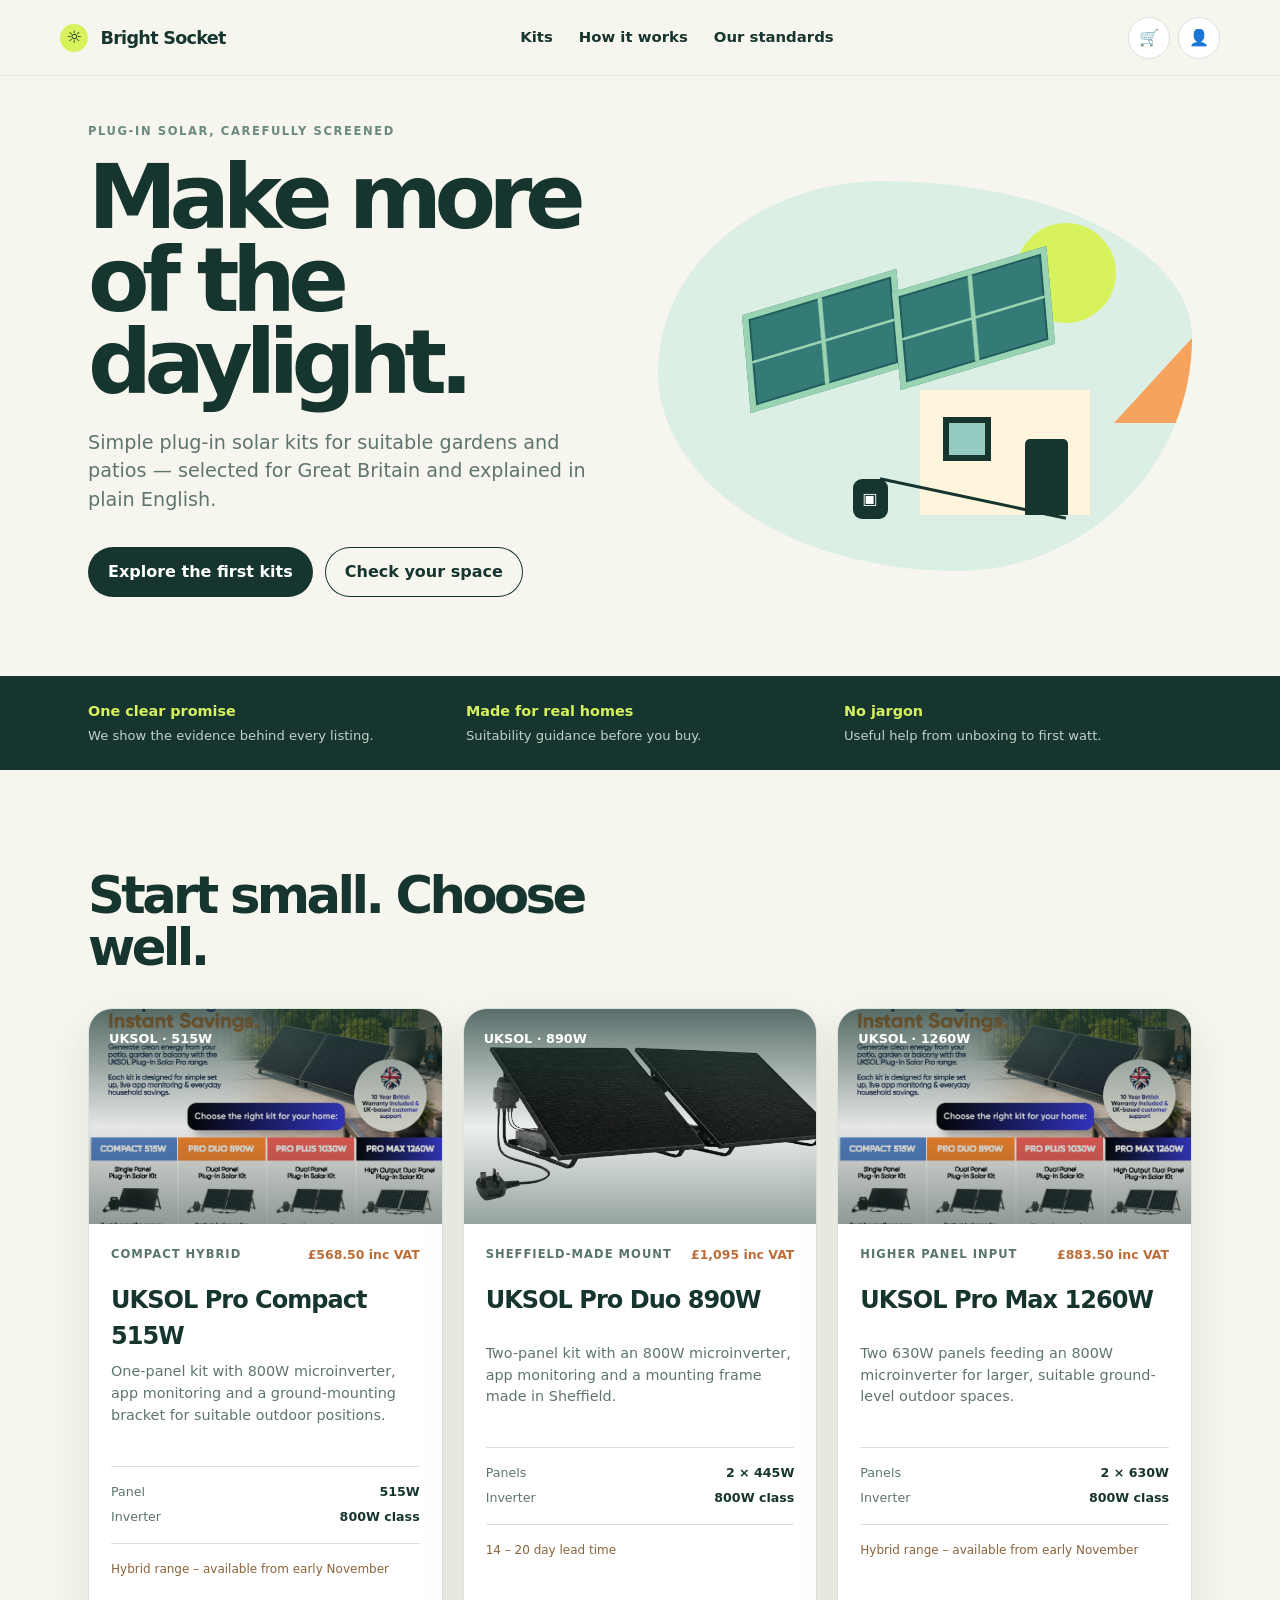
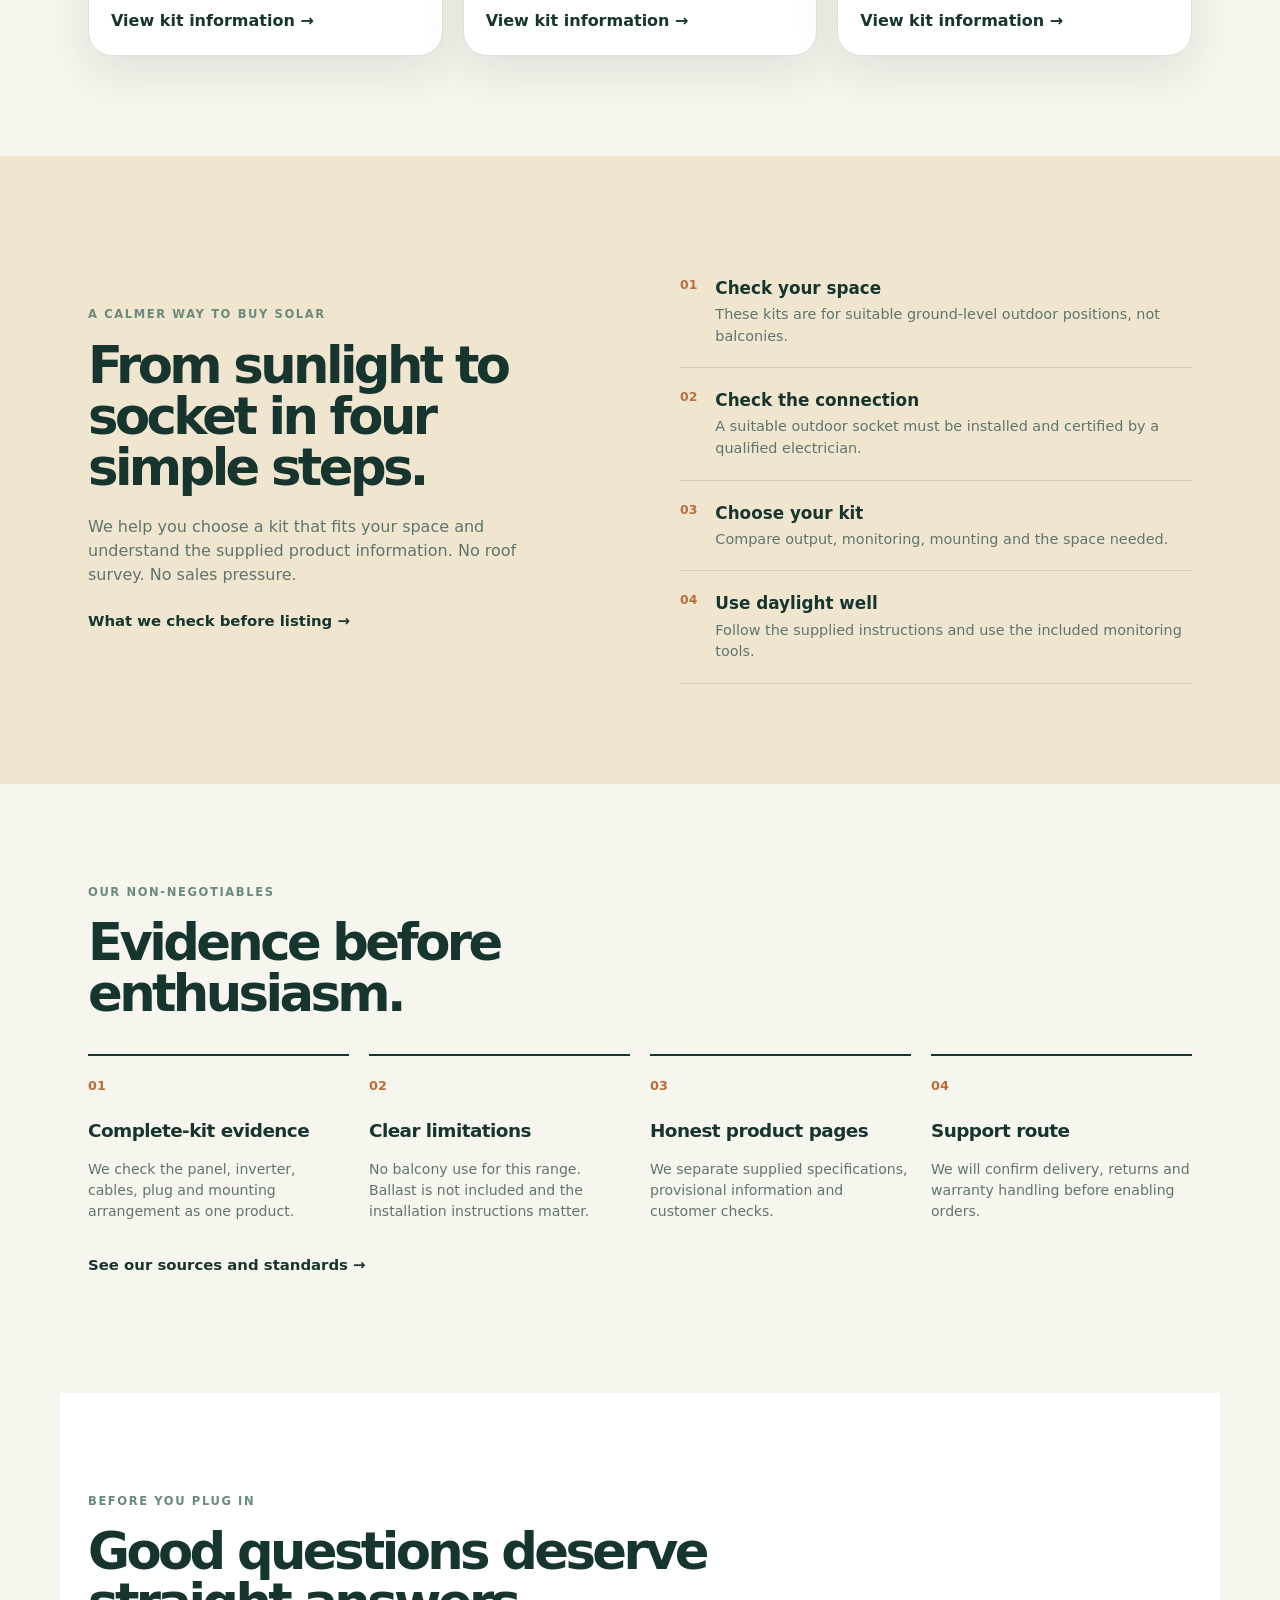
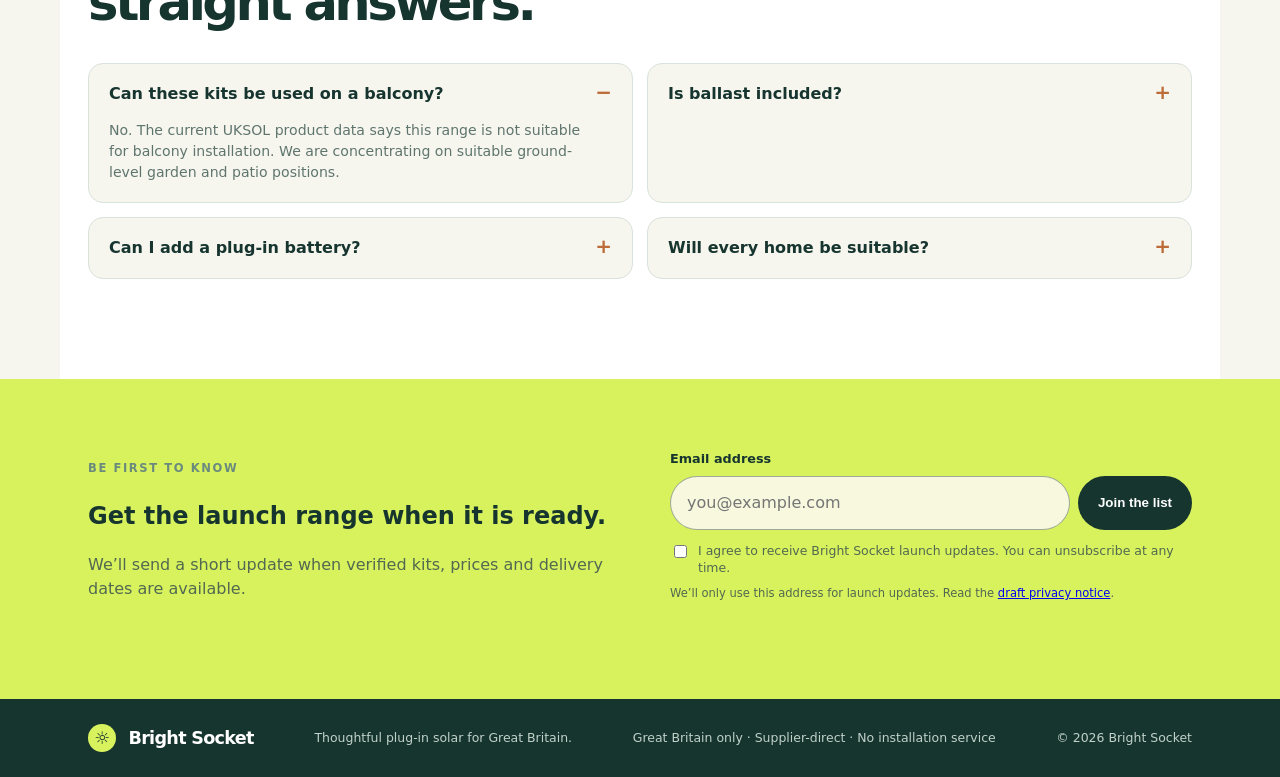
<file: index.html>
<!doctype html>
<html lang="en-GB">
  <head>
    <meta charset="utf-8" />
    <meta name="viewport" content="width=device-width, initial-scale=1" />
    <meta name="description" content="A carefully screened range of plug-in solar kits for Great Britain." />
    <title>Bright Socket — Plug-in solar for Great Britain</title>
    <link rel="stylesheet" href="styles.css" />
    <link rel="stylesheet" href="faq.css" />
    <link rel="stylesheet" href="form.css" />
  </head>
  <body>
    <header class="site-header">
      <a class="brand" href="#top" aria-label="Bright Socket home"><span class="brand-mark">☼</span> Bright Socket</a>
      <nav aria-label="Main navigation">
        <a href="#kits">Kits</a>
        <a href="#how-it-works">How it works</a>
        <a href="#standards">Our standards</a>
      </nav>
      <div class="header-actions" aria-label="Account and basket">
        <a class="icon-button" href="#notify" aria-label="Basket" title="Basket">&#128722;</a>
        <a class="icon-button" href="#notify" aria-label="Account" title="Account">&#128100;</a>
      </div>
    </header>

    <main id="top">
      <section class="hero section-shell">
        <div class="hero-copy">
          <p class="eyebrow">Plug-in solar, carefully screened</p>
          <h1>Make more of the daylight.</h1>
          <p class="hero-lede">Simple plug-in solar kits for suitable gardens and patios — selected for Great Britain and explained in plain English.</p>
          <div class="hero-actions">
            <a class="button" href="#kits">Explore the first kits</a>
            <a class="button button-secondary" href="suitability.html">Check your space</a>
          </div>
        </div>
        <div class="hero-art" aria-label="Illustration of a solar panel powering a home">
          <div class="sun"></div><div class="panel panel-one"></div><div class="panel panel-two"></div>
          <div class="home"><div class="roof"></div><div class="wall"><span class="window"></span><span class="door"></span></div></div>
          <div class="plug-line"></div><div class="plug">▣</div>
        </div>
      </section>

      <section class="trust-strip">
        <div class="section-shell trust-grid">
          <div><strong>One clear promise</strong><span>We show the evidence behind every listing.</span></div>
          <div><strong>Made for real homes</strong><span>Suitability guidance before you buy.</span></div>
          <div><strong>No jargon</strong><span>Useful help from unboxing to first watt.</span></div>
        </div>
      </section>

      <section id="kits" class="section-shell section">
        <div class="section-heading"><div><h2>Start small. Choose well.</h2></div></div>
        <div class="product-grid">
          <article class="product-card featured">
            <div class="product-image image-compact"><span>UKSOL · 515W</span><i>☼</i></div>
            <div class="product-body"><div class="card-top"><span class="tag">Compact hybrid</span><span class="price">£568.50 inc VAT</span></div><h3>UKSOL Pro Compact 515W</h3><p>One-panel kit with 800W microinverter, app monitoring and a ground-mounting bracket for suitable outdoor positions.</p><dl><div><dt>Panel</dt><dd>515W</dd></div><div><dt>Inverter</dt><dd>800W class</dd></div></dl><span class="review-status">Hybrid range – available from early November</span><a class="card-link" href="product.html">View kit information →</a></div>
          </article>
          <article class="product-card">
            <div class="product-image image-duo"><span>UKSOL · 890W</span><i>☼</i></div>
            <div class="product-body"><div class="card-top"><span class="tag">Sheffield-made mount</span><span class="price">£1,095 inc VAT</span></div><h3>UKSOL Pro Duo 890W</h3><p>Two-panel kit with an 800W microinverter, app monitoring and a mounting frame made in Sheffield.</p><dl><div><dt>Panels</dt><dd>2 × 445W</dd></div><div><dt>Inverter</dt><dd>800W class</dd></div></dl><span class="review-status">14 – 20 day lead time</span><a class="card-link" href="product.html">View kit information →</a></div>
          </article>
          <article class="product-card">
            <div class="product-image image-mount"><span>UKSOL · 1260W</span><i>↗</i></div>
            <div class="product-body"><div class="card-top"><span class="tag">Higher panel input</span><span class="price">£883.50 inc VAT</span></div><h3>UKSOL Pro Max 1260W</h3><p>Two 630W panels feeding an 800W microinverter for larger, suitable ground-level outdoor spaces.</p><dl><div><dt>Panels</dt><dd>2 × 630W</dd></div><div><dt>Inverter</dt><dd>800W class</dd></div></dl><span class="review-status">Hybrid range – available from early November</span><a class="card-link" href="product.html">View kit information →</a></div>
          </article>
        </div>
      </section>

      <section id="how-it-works" class="warm-section section">
        <div class="section-shell split-section"><div><p class="eyebrow">A calmer way to buy solar</p><h2>From sunlight to socket in four simple steps.</h2><p>We help you choose a kit that fits your space and understand the supplied product information. No roof survey. No sales pressure.</p><a class="text-link" href="#standards">What we check before listing →</a></div><ol class="steps"><li><b>01</b><span><strong>Check your space</strong>These kits are for suitable ground-level outdoor positions, not balconies.</span></li><li><b>02</b><span><strong>Check the connection</strong>A suitable outdoor socket must be installed and certified by a qualified electrician.</span></li><li><b>03</b><span><strong>Choose your kit</strong>Compare output, monitoring, mounting and the space needed.</span></li><li><b>04</b><span><strong>Use daylight well</strong>Follow the supplied instructions and use the included monitoring tools.</span></li></ol></div>
      </section>

      <section id="standards" class="section-shell section standards"><div class="section-heading"><div><p class="eyebrow">Our non-negotiables</p><h2>Evidence before enthusiasm.</h2></div></div><div class="standards-grid"><div class="standard"><span>01</span><h3>Complete-kit evidence</h3><p>We check the panel, inverter, cables, plug and mounting arrangement as one product.</p></div><div class="standard"><span>02</span><h3>Clear limitations</h3><p>No balcony use for this range. Ballast is not included and the installation instructions matter.</p></div><div class="standard"><span>03</span><h3>Honest product pages</h3><p>We separate supplied specifications, provisional information and customer checks.</p></div><div class="standard"><span>04</span><h3>Support route</h3><p>We will confirm delivery, returns and warranty handling before enabling orders.</p></div></div><p class="source-note"><a class="text-link" href="sources.html">See our sources and standards →</a></p></section>

      <section class="section-shell section faq"><div class="section-heading"><div><p class="eyebrow">Before you plug in</p><h2>Good questions deserve straight answers.</h2></div></div><div class="faq-grid"><details open><summary>Can these kits be used on a balcony?</summary><p>No. The current UKSOL product data says this range is not suitable for balcony installation. We are concentrating on suitable ground-level garden and patio positions.</p></details><details><summary>Is ballast included?</summary><p>No. UKSOL’s supplied price list says ballast is not included. The product page will make all required extras clear before orders open.</p></details><details><summary>Can I add a plug-in battery?</summary><p>Not to this launch range. We will only introduce battery products once their compatibility, product route and warranty position are confirmed.</p></details><details><summary>Will every home be suitable?</summary><p>No. A qualified electrician must install and certify a suitable outdoor socket. Customers must also follow the supplied instructions and check their available space.</p></details></div></section>

      <section id="notify" class="signup-section"><div class="section-shell signup-inner"><div><p class="eyebrow">Be first to know</p><h2>Get the launch range when it is ready.</h2><p>We’ll send a short update when verified kits, prices and delivery dates are available.</p></div><form id="signup-form"><label for="email">Email address</label><div class="form-row"><input id="email" name="email" type="email" autocomplete="email" placeholder="you@example.com" required /><button class="button" type="submit">Join the list</button></div><label class="consent"><input id="consent" name="consent" type="checkbox" required /> <span>I agree to receive Bright Socket launch updates. You can unsubscribe at any time.</span></label><p class="privacy-note">We’ll only use this address for launch updates. Read the <a href="privacy.html">draft privacy notice</a>.</p><p class="form-message" role="status"></p></form></div></section>
    </main>
    <footer class="site-footer"><div class="section-shell footer-inner"><span class="brand"><span class="brand-mark">☼</span> Bright Socket</span><span>Thoughtful plug-in solar for Great Britain.</span><span>Great Britain only · Supplier-direct · No installation service</span><span>© 2026 Bright Socket</span></div></footer>
    <script src="script.js"></script>
  </body>
</html>
</file>
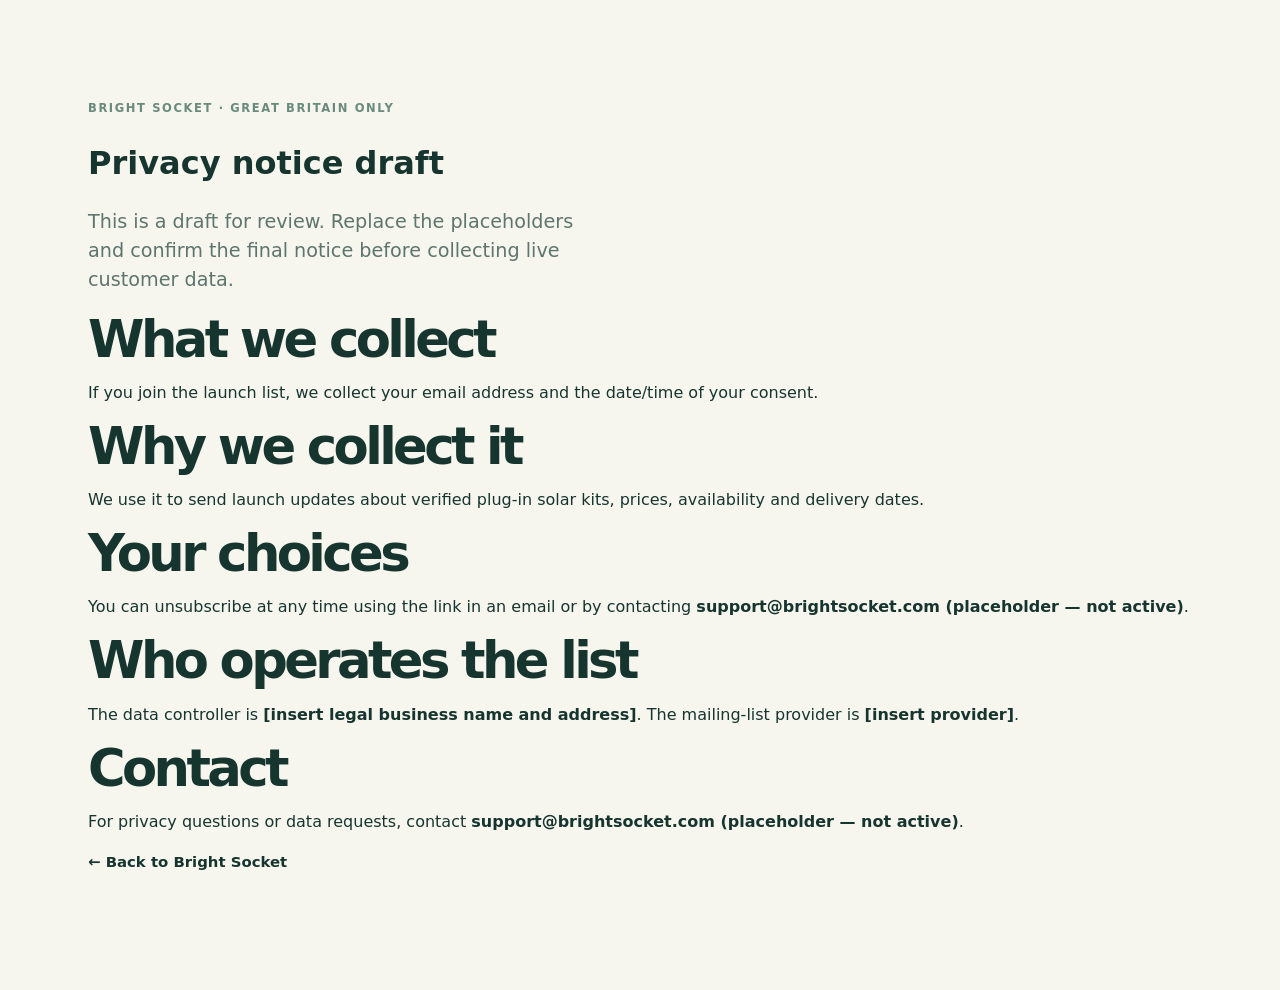
<file: privacy.html>
<!doctype html>
<html lang="en-GB"><head><meta charset="utf-8"><meta name="viewport" content="width=device-width,initial-scale=1"><title>Privacy notice draft · Bright Socket</title><link rel="stylesheet" href="styles.css"></head><body><main class="section-shell section"><p class="eyebrow">Bright Socket · Great Britain only</p><h1>Privacy notice draft</h1><p class="hero-lede">This is a draft for review. Replace the placeholders and confirm the final notice before collecting live customer data.</p><h2>What we collect</h2><p>If you join the launch list, we collect your email address and the date/time of your consent.</p><h2>Why we collect it</h2><p>We use it to send launch updates about verified plug-in solar kits, prices, availability and delivery dates.</p><h2>Your choices</h2><p>You can unsubscribe at any time using the link in an email or by contacting <strong>support@brightsocket.com (placeholder — not active)</strong>.</p><h2>Who operates the list</h2><p>The data controller is <strong>[insert legal business name and address]</strong>. The mailing-list provider is <strong>[insert provider]</strong>.</p><h2>Contact</h2><p>For privacy questions or data requests, contact <strong>support@brightsocket.com (placeholder — not active)</strong>.</p><p><a class="text-link" href="index.html">← Back to Bright Socket</a></p></main></body></html>
</file>
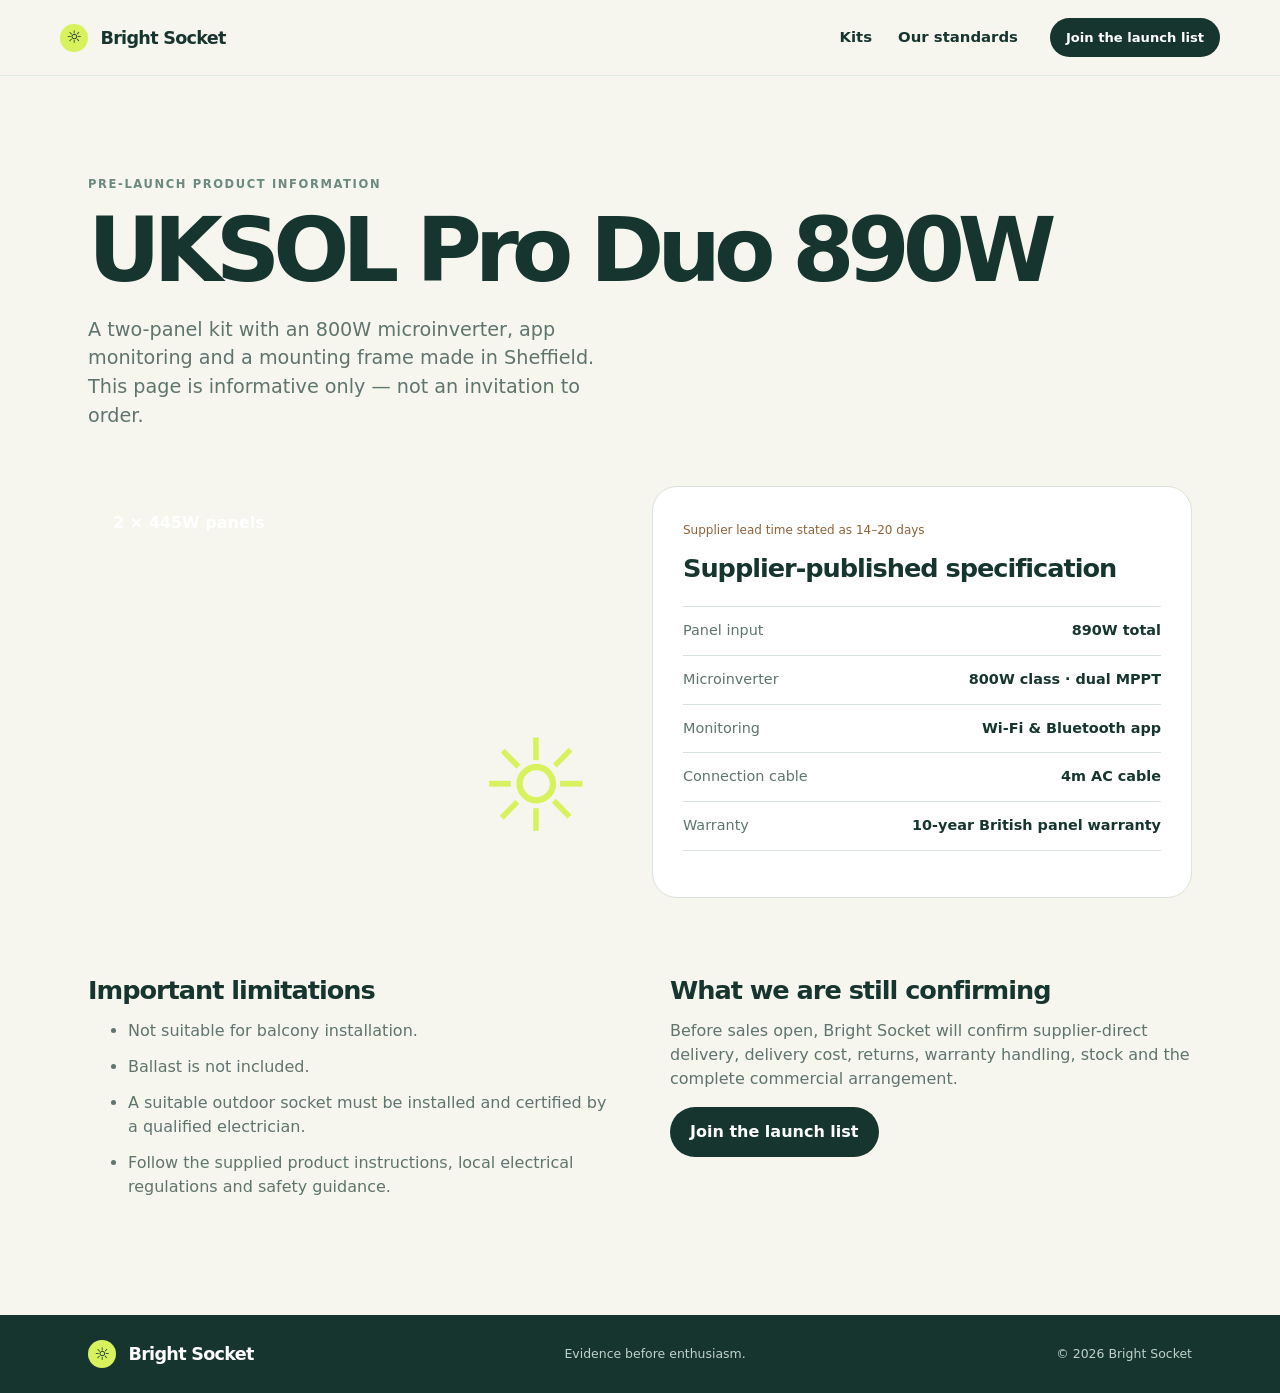
<file: product.html>
<!doctype html>
<html lang="en-GB"><head><meta charset="utf-8"><meta name="viewport" content="width=device-width,initial-scale=1"><meta name="description" content="Product information for the UKSOL Pro Duo 890W candidate kit."><title>UKSOL Pro Duo 890W · Bright Socket</title><link rel="stylesheet" href="styles.css"><link rel="stylesheet" href="form.css"><link rel="stylesheet" href="product.css"></head><body><header class="site-header"><a class="brand" href="index.html"><span class="brand-mark">☼</span> Bright Socket</a><nav><a href="index.html#kits">Kits</a><a href="index.html#standards">Our standards</a></nav><a class="button button-small" href="index.html#notify">Join the launch list</a></header><main><section class="section-shell section product-detail"><p class="eyebrow">Pre-launch product information</p><h1>UKSOL Pro Duo 890W</h1><p class="hero-lede">A two-panel kit with an 800W microinverter, app monitoring and a mounting frame made in Sheffield. This page is informative only — not an invitation to order.</p><div class="detail-grid"><div class="detail-visual image-duo"><span>2 × 445W panels</span><i>☼</i></div><div class="detail-panel"><span class="review-status">Supplier lead time stated as 14–20 days</span><h2>Supplier-published specification</h2><dl><div><dt>Panel input</dt><dd>890W total</dd></div><div><dt>Microinverter</dt><dd>800W class · dual MPPT</dd></div><div><dt>Monitoring</dt><dd>Wi-Fi &amp; Bluetooth app</dd></div><div><dt>Connection cable</dt><dd>4m AC cable</dd></div><div><dt>Warranty</dt><dd>10-year British panel warranty</dd></div></dl></div></div><div class="detail-copy"><div><h2>Important limitations</h2><ul><li>Not suitable for balcony installation.</li><li>Ballast is not included.</li><li>A suitable outdoor socket must be installed and certified by a qualified electrician.</li><li>Follow the supplied product instructions, local electrical regulations and safety guidance.</li></ul></div><div><h2>What we are still confirming</h2><p>Before sales open, Bright Socket will confirm supplier-direct delivery, delivery cost, returns, warranty handling, stock and the complete commercial arrangement.</p><a class="button" href="index.html#notify">Join the launch list</a></div></div></section></main><footer class="site-footer"><div class="section-shell footer-inner"><a class="brand" href="index.html"><span class="brand-mark">☼</span> Bright Socket</a><span>Evidence before enthusiasm.</span><span>© 2026 Bright Socket</span></div></footer></body></html>
</file>
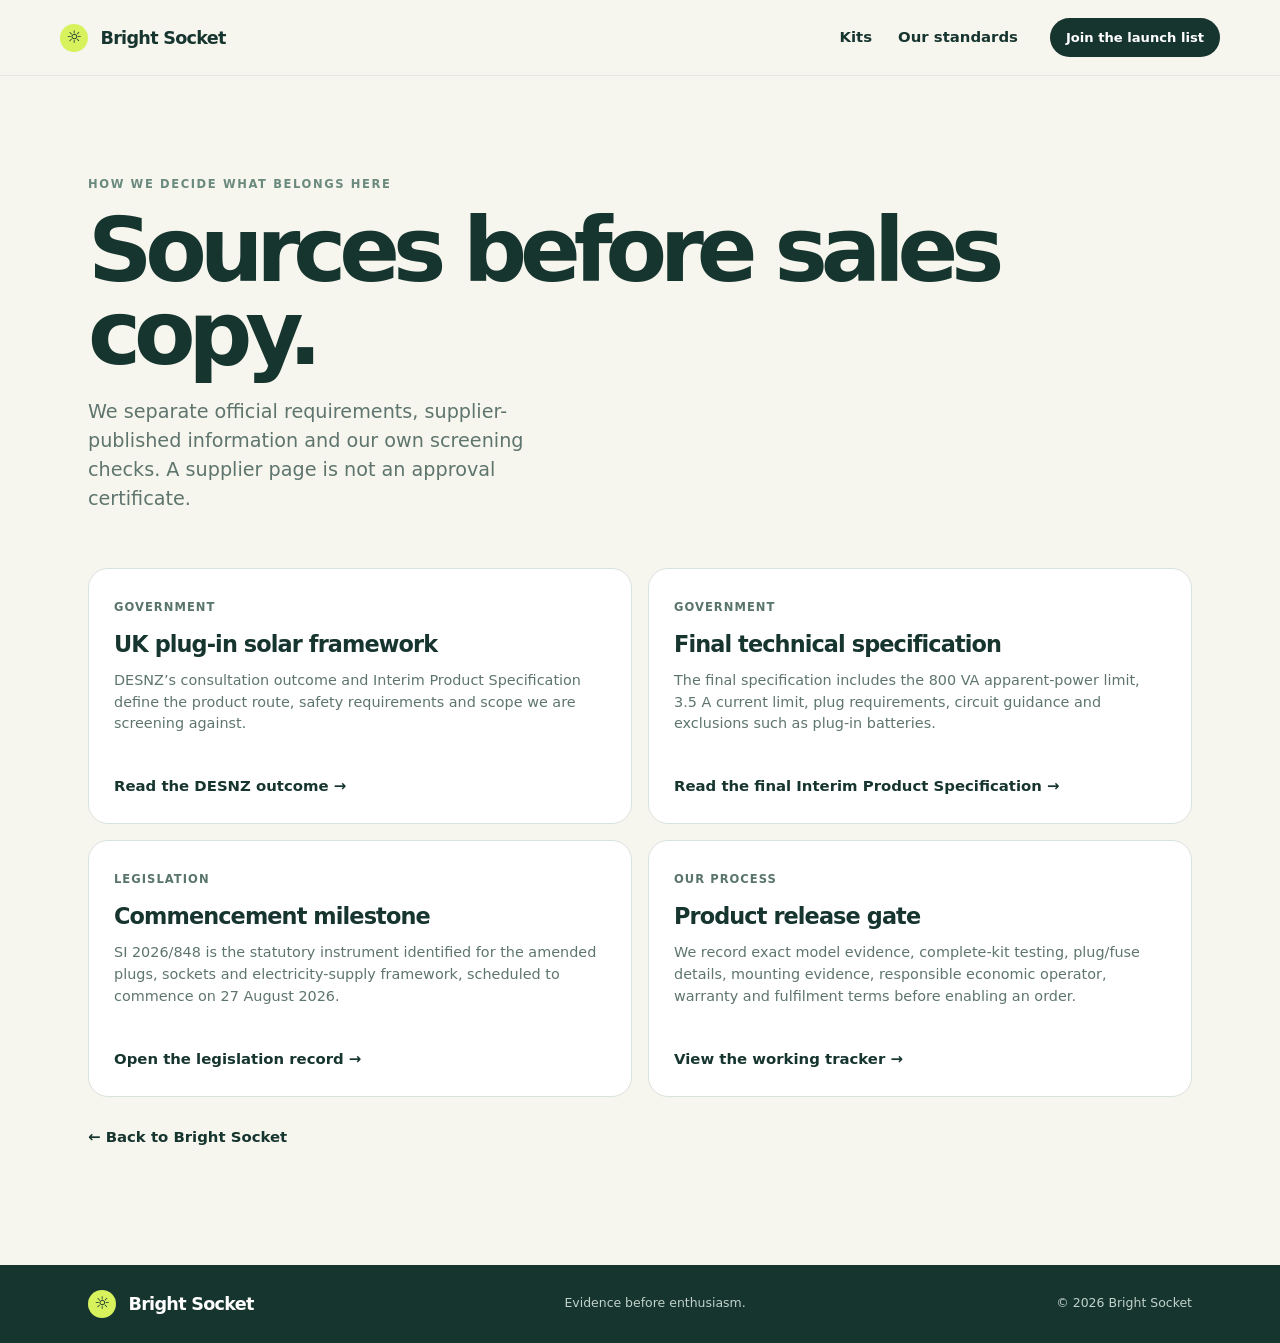
<file: sources.html>
<!doctype html>
<html lang="en-GB">
<head>
  <meta charset="utf-8"><meta name="viewport" content="width=device-width,initial-scale=1">
  <title>Sources &amp; standards · Bright Socket</title>
  <link rel="stylesheet" href="styles.css"><link rel="stylesheet" href="product.css"><link rel="stylesheet" href="sources.css">
</head>
<body>
  <header class="site-header"><a class="brand" href="index.html"><span class="brand-mark">☼</span> Bright Socket</a><nav><a href="index.html#kits">Kits</a><a href="index.html#standards">Our standards</a></nav><a class="button button-small" href="index.html#notify">Join the launch list</a></header>
  <main><section class="section-shell section source-page">
    <p class="eyebrow">How we decide what belongs here</p><h1>Sources before sales copy.</h1>
    <p class="hero-lede">We separate official requirements, supplier-published information and our own screening checks. A supplier page is not an approval certificate.</p>
    <div class="source-list">
      <article><span class="tag">Government</span><h2>UK plug-in solar framework</h2><p>DESNZ’s consultation outcome and Interim Product Specification define the product route, safety requirements and scope we are screening against.</p><a class="text-link" href="https://www.gov.uk/government/consultations/plug-in-solar">Read the DESNZ outcome →</a></article>
      <article><span class="tag">Government</span><h2>Final technical specification</h2><p>The final specification includes the 800 VA apparent-power limit, 3.5 A current limit, plug requirements, circuit guidance and exclusions such as plug-in batteries.</p><a class="text-link" href="https://assets.publishing.service.gov.uk/media/6a57953b31fb6daf31413742/plug-in-solar-final-_interim-product-specification.pdf">Read the final Interim Product Specification →</a></article>
      <article><span class="tag">Legislation</span><h2>Commencement milestone</h2><p>SI 2026/848 is the statutory instrument identified for the amended plugs, sockets and electricity-supply framework, scheduled to commence on 27 August 2026.</p><a class="text-link" href="https://www.legislation.gov.uk/uksi/2026/848/introduction/made">Open the legislation record →</a></article>
      <article><span class="tag">Our process</span><h2>Product release gate</h2><p>We record exact model evidence, complete-kit testing, plug/fuse details, mounting evidence, responsible economic operator, warranty and fulfilment terms before enabling an order.</p><a class="text-link" href="PRODUCT-VERIFICATION-TRACKER.md">View the working tracker →</a></article>
    </div>
    <p class="source-note"><a class="text-link" href="index.html">← Back to Bright Socket</a></p>
  </section></main>
  <footer class="site-footer"><div class="section-shell footer-inner"><a class="brand" href="index.html"><span class="brand-mark">☼</span> Bright Socket</a><span>Evidence before enthusiasm.</span><span>© 2026 Bright Socket</span></div></footer>
</body>
</html>
</file>
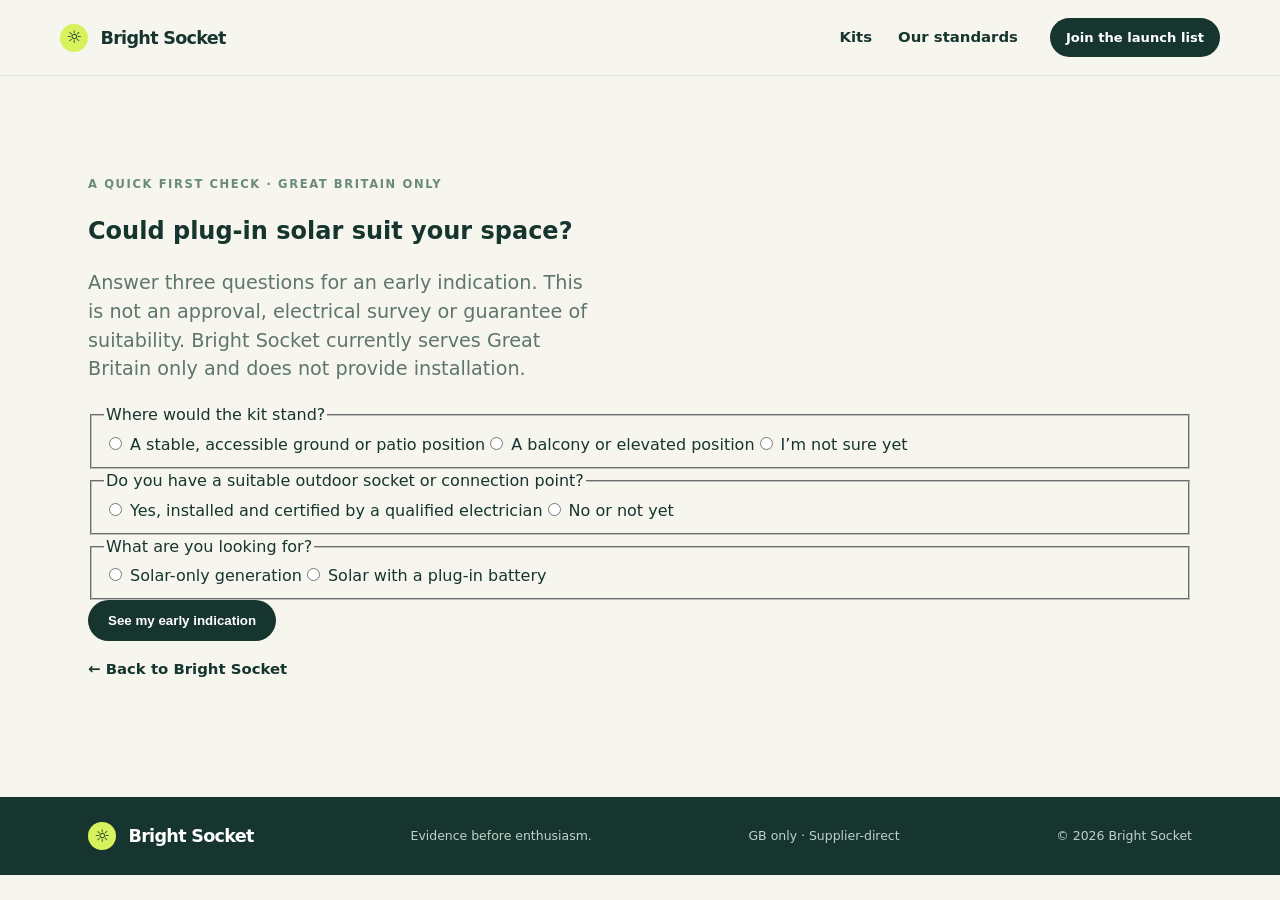
<file: suitability.html>
<!doctype html>
<html lang="en-GB">
<head>
  <meta charset="utf-8"><meta name="viewport" content="width=device-width,initial-scale=1">
  <title>Check your space · Bright Socket</title>
  <link rel="stylesheet" href="styles.css"><link rel="stylesheet" href="form.css">
</head>
<body>
  <header class="site-header"><a class="brand" href="index.html"><span class="brand-mark">☼</span> Bright Socket</a><nav><a href="index.html#kits">Kits</a><a href="index.html#standards">Our standards</a></nav><a class="button button-small" href="index.html#notify">Join the launch list</a></header>
  <main><section class="section-shell section checker">
    <p class="eyebrow">A quick first check · Great Britain only</p>
    <h1>Could plug-in solar suit your space?</h1>
    <p class="hero-lede">Answer three questions for an early indication. This is not an approval, electrical survey or guarantee of suitability. Bright Socket currently serves Great Britain only and does not provide installation.</p>
    <form id="suitability-form">
      <fieldset><legend>Where would the kit stand?</legend><label><input type="radio" name="position" value="stable" required> A stable, accessible ground or patio position</label><label><input type="radio" name="position" value="balcony"> A balcony or elevated position</label><label><input type="radio" name="position" value="unknown"> I’m not sure yet</label></fieldset>
      <fieldset><legend>Do you have a suitable outdoor socket or connection point?</legend><label><input type="radio" name="socket" value="yes" required> Yes, installed and certified by a qualified electrician</label><label><input type="radio" name="socket" value="no"> No or not yet</label></fieldset>
      <fieldset><legend>What are you looking for?</legend><label><input type="radio" name="battery" value="solar" required> Solar-only generation</label><label><input type="radio" name="battery" value="battery"> Solar with a plug-in battery</label></fieldset>
      <button class="button" type="submit">See my early indication</button>
    </form>
    <div id="checker-result" class="checker-result" hidden role="status"></div>
    <p class="checker-footnote"><a class="text-link" href="index.html">← Back to Bright Socket</a></p>
  </section></main>
  <footer class="site-footer"><div class="section-shell footer-inner"><a class="brand" href="index.html"><span class="brand-mark">☼</span> Bright Socket</a><span>Evidence before enthusiasm.</span><span>GB only · Supplier-direct</span><span>© 2026 Bright Socket</span></div></footer>
  <script src="suitability.js"></script>
</body>
</html>
</file>
<file: styles.css>
:root{--ink:#17352f;--muted:#5e756e;--cream:#f6f5ee;--paper:#fff;--mint:#dcefe5;--lime:#d8f25e;--orange:#f5a35d;--line:#d8e3dc;--shadow:0 18px 45px rgba(25,65,53,.10);font-family:Inter,ui-sans-serif,system-ui,-apple-system,Segoe UI,sans-serif;color:var(--ink);background:var(--cream)}*{box-sizing:border-box}html{scroll-behavior:smooth}body{margin:0;line-height:1.5}.section-shell{max-width:1160px;margin:0 auto;padding-left:28px;padding-right:28px}.site-header{height:76px;display:flex;align-items:center;gap:32px;padding:0 max(28px,calc((100vw - 1160px)/2));background:var(--cream);position:sticky;top:0;z-index:4;border-bottom:1px solid rgba(216,227,220,.7)}.brand{font-weight:800;letter-spacing:-.04em;font-size:1.1rem;color:var(--ink);text-decoration:none;white-space:nowrap}.brand-mark{display:inline-grid;place-items:center;width:28px;height:28px;border-radius:50%;background:var(--lime);margin-right:7px;font-size:1.1rem}nav{display:flex;gap:26px;margin-left:auto}nav a,.text-link{color:var(--ink);text-decoration:none;font-weight:650;font-size:.93rem}.button{display:inline-block;background:var(--ink);color:#fff;padding:13px 20px;border:0;border-radius:999px;text-decoration:none;font-weight:750;cursor:pointer}.button:hover{background:#285349}.button-small{padding:10px 16px;font-size:.82rem}.hero{min-height:600px;display:grid;grid-template-columns:1fr 1fr;align-items:center;gap:35px}.eyebrow{text-transform:uppercase;letter-spacing:.14em;font-size:.72rem;font-weight:800;color:#6a8a7d;margin:0 0 16px}.hero h1{font-size:clamp(3.2rem,7vw,6.3rem);line-height:.92;letter-spacing:-.085em;max-width:620px;margin:0 0 25px}.hero-lede{font-size:1.2rem;color:var(--muted);max-width:510px}.hero-actions{display:flex;align-items:center;gap:22px;margin:32px 0}.hero-note{font-size:.82rem;color:var(--muted)}.status-dot{display:inline-block;width:9px;height:9px;background:#80b993;border-radius:50%;margin-right:7px}.hero-art{height:390px;position:relative;background:var(--mint);border-radius:42% 58% 44% 56%/49% 40% 60% 51%;overflow:hidden}.sun{position:absolute;width:100px;height:100px;border-radius:50%;background:var(--lime);top:42px;right:76px}.panel{position:absolute;background:#347a76;border:6px solid #9ad3b2;transform:skewY(-12deg) rotate(-5deg);width:155px;height:100px;top:110px;left:88px;box-shadow:inset 0 0 0 2px #225d5d}.panel:after{content:"";position:absolute;inset:0;background:linear-gradient(90deg,transparent 48%,#9ad3b2 49%,#9ad3b2 51%,transparent 52%),linear-gradient(0deg,transparent 48%,#9ad3b2 49%,#9ad3b2 51%,transparent 52%)}.panel-two{left:238px;top:87px}.home{position:absolute;bottom:56px;right:78px}.roof{width:220px;height:120px;background:var(--orange);clip-path:polygon(50% 0,100% 100%,0 100%);position:absolute;bottom:92px}.wall{width:170px;height:125px;background:#fff4dc;position:absolute;bottom:0;right:24px}.window{position:absolute;left:23px;top:27px;width:48px;height:44px;background:#95cbc0;border:6px solid var(--ink)}.door{position:absolute;right:22px;bottom:0;width:43px;height:76px;background:var(--ink);border-radius:5px 5px 0 0}.plug-line{position:absolute;height:3px;width:190px;background:var(--ink);bottom:71px;left:220px;transform:rotate(12deg)}.plug{position:absolute;bottom:52px;left:195px;background:var(--ink);color:#fff;padding:8px 10px;border-radius:9px}.trust-strip{background:var(--ink);color:#fff}.trust-grid{display:grid;grid-template-columns:repeat(3,1fr);gap:30px;padding-top:25px;padding-bottom:25px}.trust-grid div{display:flex;flex-direction:column;gap:3px}.trust-grid strong{color:var(--lime);font-size:.9rem}.trust-grid span{color:#c0d1c9;font-size:.82rem}.section{padding-top:100px;padding-bottom:100px}.section-heading{display:flex;align-items:end;justify-content:space-between;margin-bottom:35px}.section h2{font-size:clamp(2.3rem,4vw,4.2rem);line-height:1;letter-spacing:-.07em;margin:0;max-width:620px}.pill,.tag{font-size:.72rem;font-weight:800;text-transform:uppercase;letter-spacing:.09em;color:#59756b}.pill{background:var(--mint);padding:9px 13px;border-radius:999px}.product-grid{display:grid;grid-template-columns:repeat(3,1fr);gap:20px}.product-card{background:var(--paper);border:1px solid var(--line);border-radius:24px;overflow:hidden;box-shadow:var(--shadow);display:flex;flex-direction:column}.product-image{height:215px;position:relative;overflow:hidden;padding:20px;font-weight:800;color:#fff;font-size:.8rem}.product-image i{position:absolute;font-size:5rem;font-style:normal;right:25px;bottom:12px;color:var(--lime)}.image-compact{background:linear-gradient(145deg,#5d9880,#1c5b56)}.image-duo{background:linear-gradient(145deg,#f0a45d,#cf6657)}.image-mount{background:linear-gradient(145deg,#738f8a,#2a4e4b)}.product-body{padding:22px;display:flex;flex-direction:column;flex:1}.card-top{display:flex;justify-content:space-between;align-items:center;gap:8px}.price{font-weight:800;color:#bd6c37;font-size:.85rem}.product-body h3{font-size:1.5rem;letter-spacing:-.04em;margin:18px 0 7px}.product-body p{color:var(--muted);font-size:.9rem;margin:0 0 18px}.product-body dl{border-top:1px solid var(--line);border-bottom:1px solid var(--line);padding:13px 0;margin:0 0 16px}.product-body dl div{display:flex;justify-content:space-between;font-size:.79rem;padding:3px 0}.product-body dt{color:var(--muted)}.product-body dd{font-weight:700;margin:0}.review-status{font-size:.75rem;color:#8b633b;margin-bottom:13px}.card-link{color:var(--ink);font-weight:800;text-decoration:none;margin-top:auto}.catalogue-footnote{font-size:.78rem;color:var(--muted);margin-top:22px}.warm-section{background:#f0e5cf}.split-section{display:grid;grid-template-columns:1fr 1fr;gap:80px;align-items:center}.split-section p:not(.eyebrow){color:var(--muted);max-width:480px;margin:22px 0}.steps{list-style:none;padding:0;margin:0}.steps li{display:flex;gap:18px;padding:20px 0;border-bottom:1px solid #d7cdb9}.steps b{font-size:.78rem;color:#bb7040}.steps span{display:flex;flex-direction:column;gap:3px}.steps span span,.steps li span{color:var(--muted);font-size:.9rem}.steps strong{font-size:1.05rem;color:var(--ink)}.standards{background:var(--cream)}.standards-grid{display:grid;grid-template-columns:repeat(4,1fr);gap:20px}.standard{border-top:2px solid var(--ink);padding-top:17px}.standard span{color:#bd6c37;font-weight:800;font-size:.8rem}.standard h3{font-size:1.15rem;letter-spacing:-.03em;margin:20px 0 8px}.standard p{color:var(--muted);font-size:.88rem}.signup-section{background:var(--lime)}.signup-inner{display:grid;grid-template-columns:1fr 1fr;gap:60px;align-items:center;padding-top:70px;padding-bottom:70px}.signup-inner h2{max-width:600px}.signup-inner p:not(.eyebrow){color:#526850}.signup-inner label{display:block;font-size:.8rem;font-weight:750;margin-bottom:8px}.form-row{display:flex;gap:8px}.form-row input{border:1px solid rgba(23,53,47,.4);background:#f7f8dd;border-radius:999px;padding:14px 16px;min-width:0;flex:1;font:inherit}.form-message{font-size:.8rem;margin:12px 0 0!important}.site-footer{background:var(--ink);color:#c0d1c9}.footer-inner{display:flex;gap:30px;align-items:center;justify-content:space-between;padding-top:25px;padding-bottom:25px;font-size:.78rem}.footer-inner .brand{color:#fff}.footer-inner .brand-mark{color:var(--ink)}@media(max-width:800px){nav{display:none}.site-header{gap:12px}.site-header .button{margin-left:auto}.hero,.split-section,.signup-inner{grid-template-columns:1fr}.hero{padding-top:65px;padding-bottom:70px}.hero-art{height:300px}.product-grid,.standards-grid{grid-template-columns:1fr}.trust-grid{grid-template-columns:1fr;gap:15px}.section{padding-top:70px;padding-bottom:70px}.section-heading{display:block}.pill{display:inline-block;margin-top:18px}.footer-inner{flex-wrap:wrap}.form-row{flex-direction:column}.form-row .button{width:100%}}
/* Product imagery supplied in UKSOL's reseller media kit. */
.product-image{background-position:center;background-size:cover}
.product-image:after{content:"";position:absolute;inset:0;background:linear-gradient(180deg,rgba(23,53,47,.72),rgba(23,53,47,.08) 55%,rgba(23,53,47,.45))}
.product-image span{position:relative;z-index:1}
.product-image i{display:none}
.image-compact{background-image:url('assets/uksol-hybrid-range.png')}
.image-duo{background-image:url('assets/uksol-sheffield-890w.png')}
.image-mount{background-image:url('assets/uksol-hybrid-range.png')}

/* First feedback pass: balanced CTAs, placeholder account controls and aligned cards. */
.button-secondary{background:transparent;color:var(--ink);box-shadow:inset 0 0 0 1px var(--ink)}
.button-secondary:hover{background:var(--mint)}
.header-actions{display:flex;gap:8px;margin-left:auto}
.icon-button{display:grid;place-items:center;width:42px;height:42px;border:1px solid var(--line);border-radius:50%;background:var(--paper);color:var(--ink);text-decoration:none;font-size:1rem}
.icon-button:hover{background:var(--mint)}
.hero-actions{gap:12px}
.price{font-size:.78rem;white-space:nowrap}
.product-body h3{min-height:3.35rem}
.product-body p{min-height:5.4rem}
.review-status{min-height:2.25rem}
</file>
<file: faq.css>
.faq{background:#fff}.faq-grid{display:grid;grid-template-columns:1fr 1fr;gap:14px}.faq details{border:1px solid var(--line);border-radius:15px;padding:18px 20px;background:var(--cream)}.faq summary{cursor:pointer;font-weight:800;list-style:none}.faq summary::-webkit-details-marker{display:none}.faq summary:after{content:'+';float:right;color:#bd6c37;font-size:1.25rem;line-height:1}.faq details[open] summary:after{content:'−'}.faq details p{color:var(--muted);font-size:.88rem;margin:14px 0 0;max-width:480px}@media(max-width:800px){.faq-grid{grid-template-columns:1fr}}
</file>
<file: form.css>
.consent{display:flex!important;align-items:flex-start;gap:8px;margin-top:13px;color:#526850;font-size:.78rem!important;font-weight:500!important;line-height:1.35}.consent input{margin-top:2px;accent-color:var(--ink)}.privacy-note{font-size:.72rem!important;line-height:1.35;margin:10px 0 0!important;max-width:480px}.form-message{min-height:1.2em}
</file>
<file: product.css>
.product-detail h1{font-size:clamp(3rem,7vw,6rem);line-height:.92;letter-spacing:-.08em;margin:0 0 24px}.detail-grid{display:grid;grid-template-columns:1fr 1fr;gap:24px;margin-top:55px}.detail-visual{min-height:340px;border-radius:25px;padding:25px;color:#fff;font-weight:800;position:relative;overflow:hidden}.detail-visual i{position:absolute;font-size:8rem;font-style:normal;right:35px;bottom:15px;color:var(--lime)}.detail-panel{background:#fff;border:1px solid var(--line);border-radius:25px;padding:30px}.detail-panel h2,.detail-copy h2{font-size:1.6rem;letter-spacing:-.04em;margin:15px 0}.detail-panel dl{border-top:1px solid var(--line);margin-top:25px}.detail-panel dl div{display:flex;justify-content:space-between;padding:13px 0;border-bottom:1px solid var(--line);font-size:.9rem}.detail-panel dt{color:var(--muted)}.detail-panel dd{font-weight:800;margin:0}.detail-copy{display:grid;grid-template-columns:1fr 1fr;gap:60px;margin-top:65px}.detail-copy li{color:var(--muted);margin:12px 0}.detail-copy p{color:var(--muted)}@media(max-width:800px){.detail-grid,.detail-copy{grid-template-columns:1fr}.detail-visual{min-height:250px}}
</file>
<file: sources.css>
.source-page h1{font-size:clamp(3rem,7vw,6rem);line-height:.92;letter-spacing:-.08em;margin:0 0 24px}.source-list{display:grid;grid-template-columns:1fr 1fr;gap:16px;margin-top:55px}.source-list article{background:#fff;border:1px solid var(--line);border-radius:20px;padding:25px}.source-list h2{font-size:1.4rem;letter-spacing:-.04em;margin:15px 0 8px}.source-list p{color:var(--muted);font-size:.9rem;min-height:90px}.source-note{margin-top:28px}@media(max-width:800px){.source-list{grid-template-columns:1fr}}
</file>
